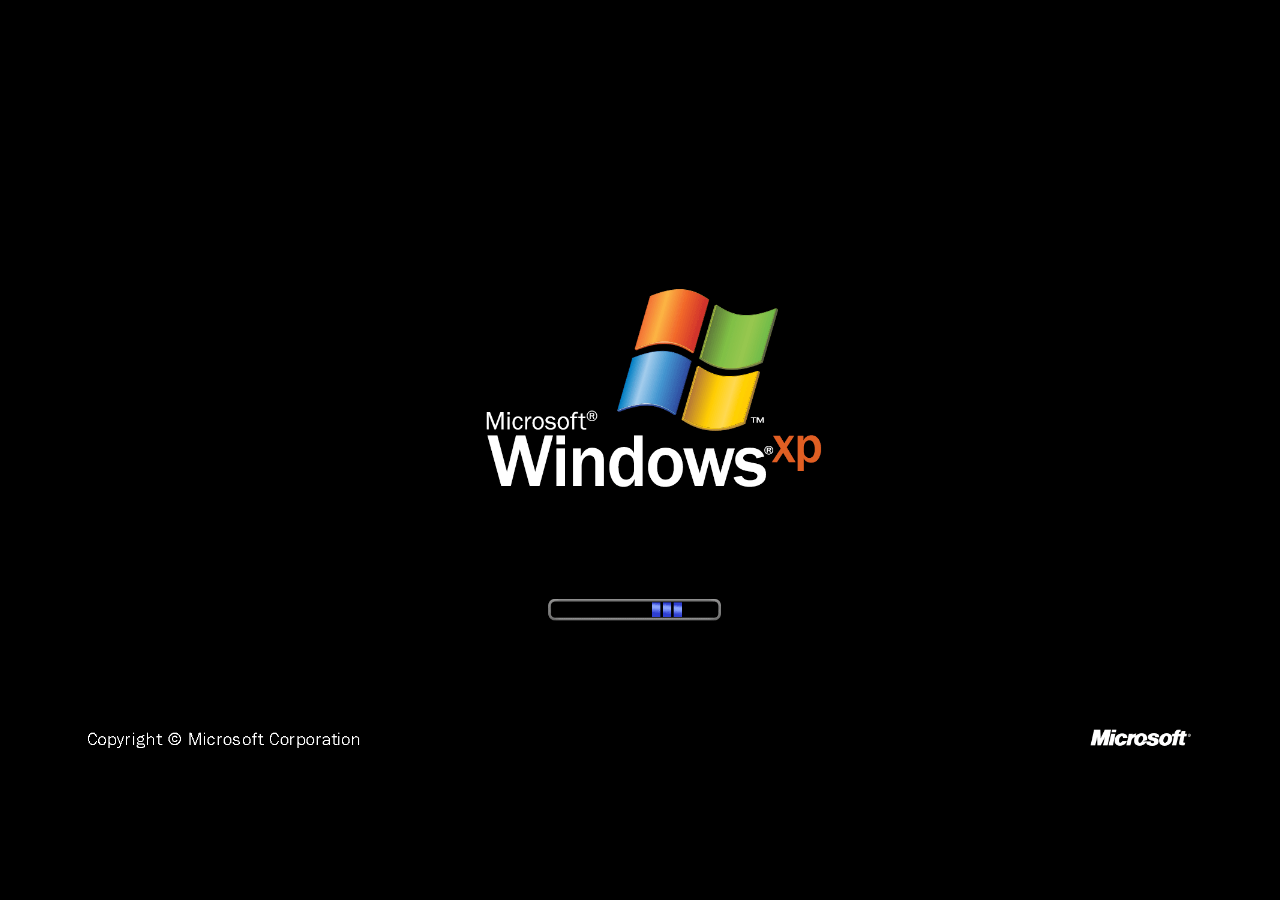
<file: index.html>
<!DOCTYPE html>
<html lang="pt-br">
<head>
    <meta charset="UTF-8">
    <meta name="viewport" content="width=device-width, initial-scale=1.0">
    <title>Enter</title>
    <link rel="stylesheet" href="MEpage.css">
    <script type="text/javascript" src="logins.js" defer></script>
</head>
<body>
    <div class="container">
    <div id="preloader"></div>
    <main id="login-incial">
    <div class="bg-login">
    <header class="welcome"> <img src="images/winLOGO2.png" class="LOGOwin">
    <h1>To begin, put your username</h1>
    </header>
    <section class="login">
    <form id="form">
    <img src="images/blueBAR.png" class="BLUEbar" alt="" aria-hidden="true">
    <img src="images/PFPplaceholder.png" class="pfp" alt="User profile">
        <div class="loginCTRL"> <input required type="text" name="username" id="username-input" class="box">
        <button type="submit" class="enter"> <img src="images/enterICON.png"></button>
    </div>
    </form>
    </section>
    </div>
        <div class="barra-incial" aria-hidden="true"></div>
        <div class="barra-incial2" aria-hidden="true"></div>
    </main>
    </div>
<script>
    var loader = document.getElementById("preloader");
    window.addEventListener("load", function(){
        setTimeout(function(){
        loader.style.display = "none";
    }, 3000);
});
</script>
</body>
</html>
</file>
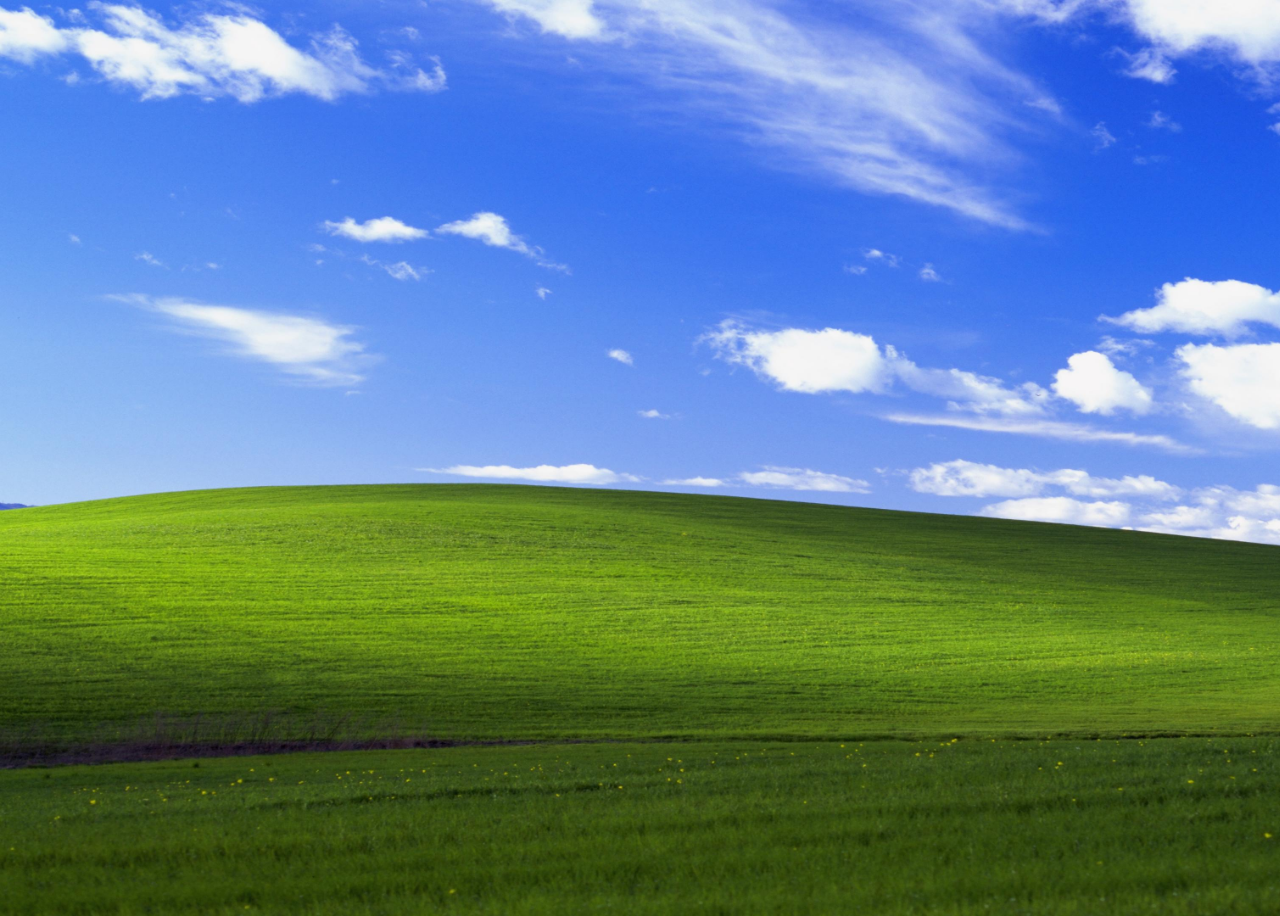
<file: home.html>
<!DOCTYPE html>
<html lang="pt-br">
<head>
    <meta charset="UTF-8">
    <meta name="viewport" content="width=device-width, initial-scale=1.0">
    <title>Home</title>
    <link rel="stylesheet" href="home.css">

        <div class="homeee">

  </head>
</file>
<file: MEpage.css>
*{
    margin: 0;
    padding: 0;
    box-sizing: border-box;
}

html{
    min-width: 280px;
    min-height: 100%;
    background: #1032a0;
}

body{
    min-height: 100vh;
    min-height: 100svh;
    color: #fff;
    font-family: Arial, Helvetica, sans-serif;
}

#login-incial{
    min-height: 100vh;
    min-height: 100svh;
    display: grid;
    grid-template-rows: clamp(40px, 10.5svh, 85px) 1fr clamp(40px, 10svh, 82px);
    background: #5c7ddb url("images/bg-login.png") no-repeat center;
    background-size: cover;
}

.barra-incial{
    grid-row: 3;
    background: linear-gradient(
        to right,#7230ba 0%,#1032a0 20%
    );
}

.barra-incial2{
    grid-row: 1;
    background: #1032a0;
}

.bg-login{
    position: relative;
    grid-row: 2;
    display: grid;
    grid-template-columns: 52.5% 47.5%;
    align-items: center;
    min-height: 480px;
    padding-block: 48px;
}

.welcome{
    min-width: 0;
    display: flex;
    flex-direction: column;
    align-items: flex-end;
    gap: 10px;
    padding-left: 24px;
    padding-right: clamp(32px, 3.4vw, 64px);
    transform: translateY(-70px);
}

.LOGOwin{
    display: block;
    width: clamp(190px, 19vw, 280px);
    max-width: 100%;
    height: auto;
    object-fit: contain;
}

h1{
    align-self: stretch;
    padding-right: clamp(0px, 3vw, 44px);
    font-size: clamp(20px, 2.04vw, 30px);
    line-height: 1.2;
    font-weight: 700;
    text-align: right;
    text-wrap: balance;
}

.login{
    min-width: 0;
    padding-left: clamp(24px, 4.5vw, 66px);
    padding-right: clamp(24px, 5.3vw, 80px);
    transform: translateY(8px);
}

#form{
    position: relative;
    isolation: isolate;
    display: flex;
    align-items: center;
    gap: clamp(16px, 1.9vw, 28px);
    width: 100%;
    max-width: 556px;
    min-width: 0;
    min-height: 142px;
    padding: 14px;
    padding-right: clamp(14px, 3.5vw, 52px);
    border: 2px solid transparent;
    border-radius: 6px 0 0 6px;
    background: linear-gradient(105deg,#1555a9,#5094d6);
}

.BLUEbar{
    position: absolute;
    inset: 0;
    z-index: -1;
    width: 100%;
    height: 100%;
    object-fit: fill;
    pointer-events: none;
}

.pfp{
    display: block;
    flex: 0 0 auto;
    width: clamp(80px, 8.1vw, 120px);
    max-width: 28%;
    height: auto;
    object-fit: contain;
}

.loginCTRL{
    display: flex;
    align-items: center;
    flex: 1;
    min-width: 0;
    gap: 12px;
}

.box{
    flex: 1;
    min-width: 0;
    width: 100%;
    height: clamp(40px, 3.4vw, 50px);
    padding: 6px 10px;
    border: 2px solid #fff;
    border-radius: 0;
    background: #fff;
    color: #111;
    font: inherit;
    font-size: 18px;
}

.enter{
    display: grid;
    place-items: center;
    flex: 0 0 auto;
    width: clamp(40px, 3.4vw, 50px);
    aspect-ratio: 1;
    border: 2px solid #fff;
    border-radius: 0;
    background: #23b221;
    box-shadow: inset 4px 2px 8px rgb(255 255 255 / 60%), inset -2px -3px 5px #267c08;
    cursor: pointer;

    img{
    display: block;
    width: 80%;
    height: 80%;
    object-fit: contain;
}
}

#preloader{
    background: #000 url(images/loading_page.gif) no-repeat center;
    background-size: 90%;
    height: 100%;
    width: 100%;
    position: fixed;
    top: 0;
    left: 0;
    z-index: 9999;
}

@media (max-width: 899px){
    #login-incial{
        background-position: left center;
        background-size: 2000px auto;
    }
    .bg-login{
        grid-template-columns: minmax(0, 1fr);
        align-content: center;
        gap: 40px;
        min-height: 480px;
        padding: 40px 24px;
    }
    .welcome{
        align-items: center;
        padding: 0;
        transform: none;
    }
    .LOGOwin{
        width: clamp(190px, 34vw, 280px);
    }
    h1{
        padding: 0;
        text-align: center;
        font-size: clamp(20px, 3.5vw, 28px);
    }
    .login-area{
        width: 100%;
        max-width: 556px;
        margin-inline: auto;
        padding: 0;
        transform: none;
    }
    #form{
        gap: 20px;
        min-height: 120px;
    }
    .pfp{
        width: clamp(64px, 15vw, 100px);
    }
}

@media (max-width: 420px){
    .bg-login{
        padding-inline: 16px;
        gap: 32px;
    }
    #form{
        min-height: 100px;
        padding: 10px;
        gap: 12px;
    }
    .pfp{
        width: 64px;
        max-width: 24%;
    }
    .box{
        padding-inline: 6px;
        font-size: 16px;
    }
}

@media (max-height: 540px) and (min-width: 900px){
    .bg-login{
        min-height: 320px;
        padding-block: 32px;
    }
    .welcome{
        transform: none;
    }
}
</file>
<file: home.css>
body{
  display: flex;
  width: 100vw;
  height: 100vh;
  overflow: hidden;
  background: url(images/WALLPAPER-HOME.jpg);
  background-size: cover;
}
</file>
